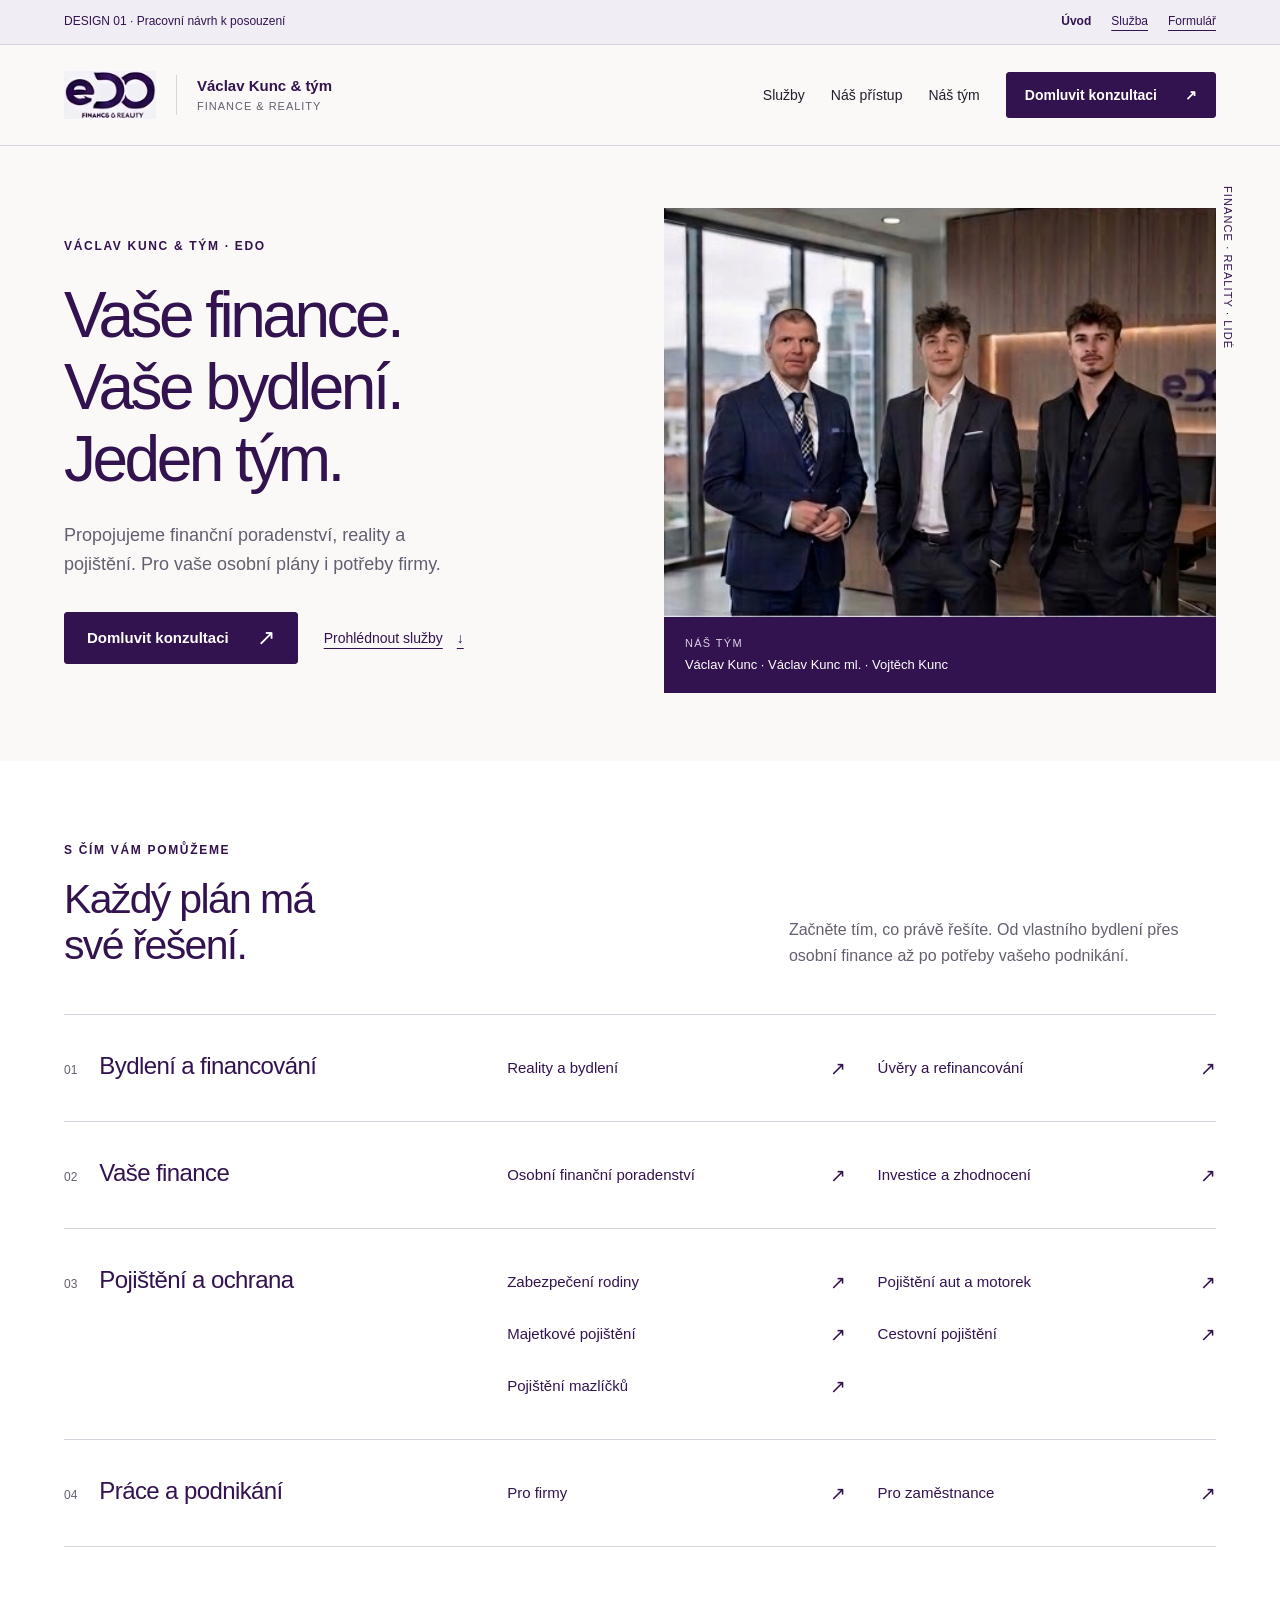
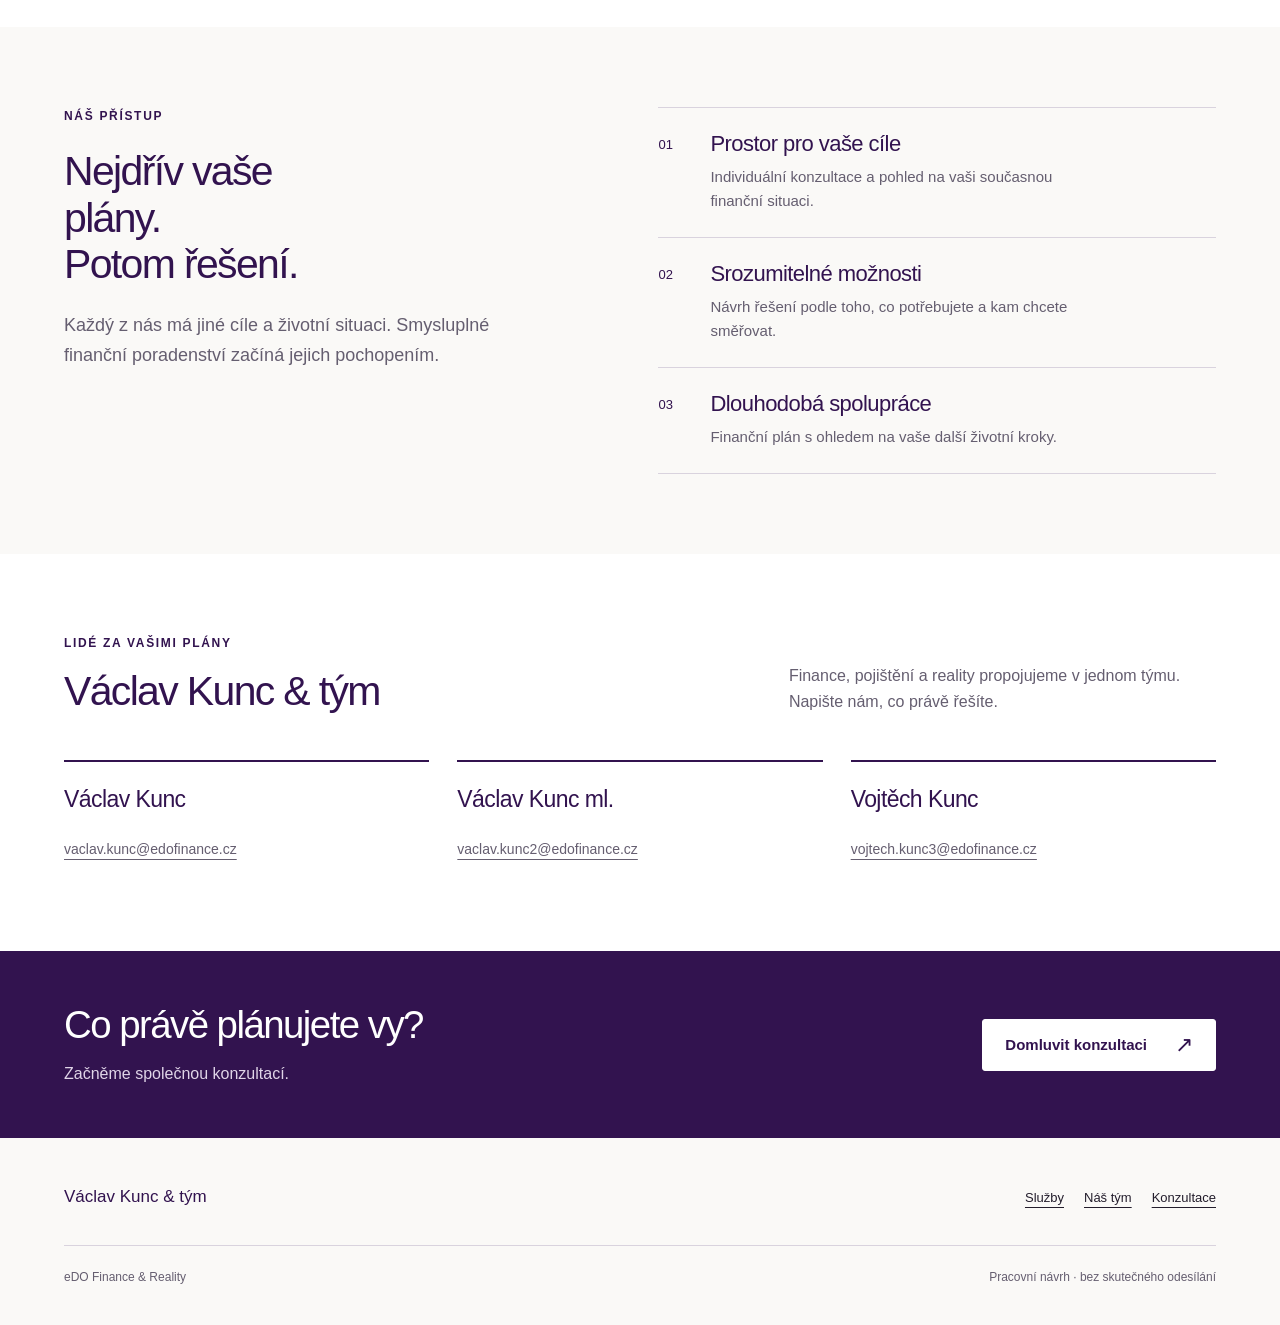
<file: index.html>
<!doctype html>
<html lang="cs">
<head>
  <meta charset="utf-8"><meta name="viewport" content="width=device-width, initial-scale=1">
  <meta name="robots" content="noindex,nofollow"><link rel="icon" href="data:,">
  <meta name="description" content="Pracovní designový návrh prezentace týmu Václava Kunce. Není produkční web.">
  <title>Vaše finance. Vaše bydlení. Jeden tým. — Návrh Finance web</title>
  <link rel="stylesheet" href="styles.css"><script src="preview.js" defer></script>
</head>
<body>
  <a class="skip" href="#obsah">Přejít na obsah</a>
  <aside class="preview-bar" aria-label="Informace o návrhu"><div class="wrap"><p>DESIGN 01 · Pracovní návrh k posouzení</p><nav class="preview-links" aria-label="Pohledy návrhu"><a href="index.html" aria-current="page">Úvod</a><a href="sluzba.html">Služba</a><a href="konzultace.html">Formulář</a></nav></div></aside>
  <header class="site-header"><div class="wrap header-inner">
    <a class="brand" href="index.html" aria-label="Václav Kunc a tým, eDO Finance a Reality — úvod"><span class="logo-crop" aria-hidden="true"><img src="assets/image17.jpeg" alt="" width="896" height="1198"></span><span class="brand-name">Václav Kunc &amp; tým<small>Finance &amp; reality</small></span></a>
    <button class="menu-toggle" type="button" aria-expanded="false" aria-controls="hlavni-menu">Menu</button>
    <nav id="hlavni-menu" class="site-nav" aria-label="Hlavní navigace"><a href="index.html#sluzby">Služby</a><a href="index.html#pristup">Náš přístup</a><a href="index.html#tym">Náš tým</a><a class="button small" href="konzultace.html">Domluvit konzultaci <span aria-hidden="true">↗</span></a></nav>
  </div></header>
  <main id="obsah">
    <section class="wrap hero" aria-labelledby="hero-title">
      <div><span class="eyebrow">Václav Kunc &amp; tým · eDO</span><h1 id="hero-title">Vaše finance.<br>Vaše bydlení.<br>Jeden tým.</h1><p class="lead">Propojujeme finanční poradenství, reality a pojištění. Pro vaše osobní plány i potřeby firmy.</p><div class="actions"><a class="button" href="konzultace.html">Domluvit konzultaci <span class="arrow" aria-hidden="true">↗</span></a><a class="text-link" href="#sluzby">Prohlédnout služby <span aria-hidden="true">↓</span></a></div></div>
      <figure class="team-figure"><span class="hero-note" aria-hidden="true">FINANCE · REALITY · LIDÉ</span><div class="team-photo"><img src="assets/image17.jpeg" alt="Společný snímek označený v dodané předloze jako tým Václava Kunce." width="896" height="1198"></div><figcaption class="team-caption"><span>Náš tým</span>Václav Kunc · Václav Kunc ml. · Vojtěch Kunc</figcaption></figure>
    </section>
    <section class="section section-white" id="sluzby" aria-labelledby="services-title"><div class="wrap">
      <div class="section-heading"><div><span class="eyebrow">S čím vám pomůžeme</span><h2 id="services-title">Každý plán má<br>své řešení.</h2></div><p>Začněte tím, co právě řešíte. Od vlastního bydlení přes osobní finance až po potřeby vašeho podnikání.</p></div>
      <div class="service-group"><div class="group-title"><span class="group-number">01</span><h3>Bydlení a financování</h3></div><div class="service-links"><a href="sluzba.html?tema=reality"><span>Reality a bydlení</span><span class="arrow" aria-hidden="true">↗</span></a><a href="sluzba.html?tema=uvery"><span>Úvěry a refinancování</span><span class="arrow" aria-hidden="true">↗</span></a></div></div>
      <div class="service-group"><div class="group-title"><span class="group-number">02</span><h3>Vaše finance</h3></div><div class="service-links"><a href="sluzba.html?tema=poradenstvi"><span>Osobní finanční poradenství</span><span class="arrow" aria-hidden="true">↗</span></a><a href="sluzba.html?tema=investice"><span>Investice a zhodnocení</span><span class="arrow" aria-hidden="true">↗</span></a></div></div>
      <div class="service-group"><div class="group-title"><span class="group-number">03</span><h3>Pojištění a ochrana</h3></div><div class="service-links"><a href="sluzba.html?tema=rodina"><span>Zabezpečení rodiny</span><span class="arrow" aria-hidden="true">↗</span></a><a href="sluzba.html?tema=auta"><span>Pojištění aut a motorek</span><span class="arrow" aria-hidden="true">↗</span></a><a href="sluzba.html?tema=majetek"><span>Majetkové pojištění</span><span class="arrow" aria-hidden="true">↗</span></a><a href="sluzba.html?tema=cestovani"><span>Cestovní pojištění</span><span class="arrow" aria-hidden="true">↗</span></a><a href="sluzba.html?tema=mazlicci"><span>Pojištění mazlíčků</span><span class="arrow" aria-hidden="true">↗</span></a></div></div>
      <div class="service-group"><div class="group-title"><span class="group-number">04</span><h3>Práce a podnikání</h3></div><div class="service-links"><a href="sluzba.html?tema=firmy"><span>Pro firmy</span><span class="arrow" aria-hidden="true">↗</span></a><a href="sluzba.html?tema=zamestnanci"><span>Pro zaměstnance</span><span class="arrow" aria-hidden="true">↗</span></a></div></div>
    </div></section>
    <section class="section" id="pristup" aria-labelledby="approach-title"><div class="wrap approach"><div><span class="eyebrow">Náš přístup</span><h2 id="approach-title">Nejdřív vaše plány.<br>Potom řešení.</h2><p class="lead">Každý z nás má jiné cíle a životní situaci. Smysluplné finanční poradenství začíná jejich pochopením.</p></div><ol class="approach-list"><li><span class="step-number">01</span><div><h3>Prostor pro vaše cíle</h3><p>Individuální konzultace a pohled na vaši současnou finanční situaci.</p></div></li><li><span class="step-number">02</span><div><h3>Srozumitelné možnosti</h3><p>Návrh řešení podle toho, co potřebujete a kam chcete směřovat.</p></div></li><li><span class="step-number">03</span><div><h3>Dlouhodobá spolupráce</h3><p>Finanční plán s ohledem na vaše další životní kroky.</p></div></li></ol></div></section>
    <section class="section section-white" id="tym" aria-labelledby="team-title"><div class="wrap"><div class="section-heading"><div><span class="eyebrow">Lidé za vašimi plány</span><h2 id="team-title">Václav Kunc &amp; tým</h2></div><p>Finance, pojištění a reality propojujeme v jednom týmu. Napište nám, co právě řešíte.</p></div><div class="team-grid"><article class="person"><h3>Václav Kunc</h3><a href="mailto:vaclav.kunc@edofinance.cz">vaclav.kunc@edofinance.cz</a></article><article class="person"><h3>Václav Kunc ml.</h3><a href="mailto:vaclav.kunc2@edofinance.cz">vaclav.kunc2@edofinance.cz</a></article><article class="person"><h3>Vojtěch Kunc</h3><a href="mailto:vojtech.kunc3@edofinance.cz">vojtech.kunc3@edofinance.cz</a></article></div></div></section>
    <section class="cta-band" aria-labelledby="cta-title"><div class="wrap cta-inner"><div><h2 id="cta-title">Co právě plánujete vy?</h2><p>Začněme společnou konzultací.</p></div><a class="button light" href="konzultace.html">Domluvit konzultaci <span class="arrow" aria-hidden="true">↗</span></a></div></section>
  </main>
  <footer class="site-footer"><div class="wrap"><div class="footer-top"><p class="footer-name">Václav Kunc &amp; tým</p><nav class="footer-links" aria-label="Navigace v patičce"><a href="index.html#sluzby">Služby</a><a href="index.html#tym">Náš tým</a><a href="konzultace.html">Konzultace</a></nav></div><div class="footer-bottom"><p>eDO Finance &amp; Reality</p><p>Pracovní návrh · bez skutečného odesílání</p></div></div></footer>
</body></html>
</file>
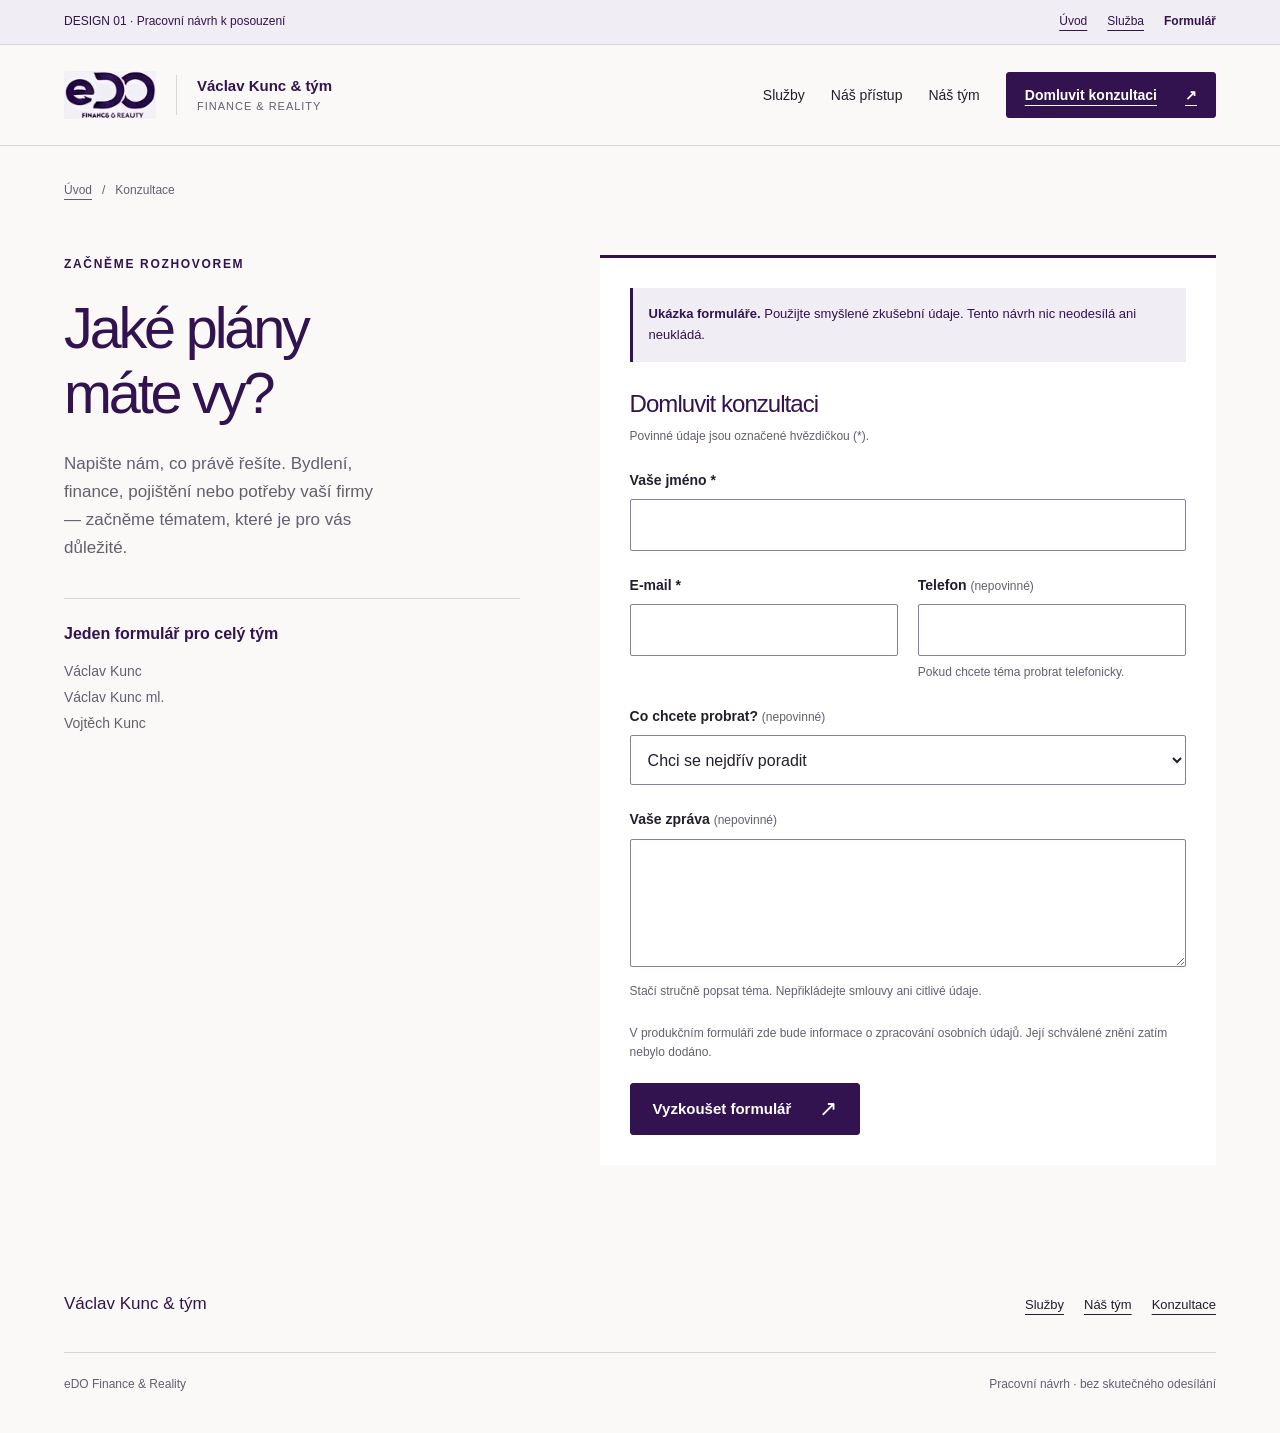
<file: konzultace.html>
<!doctype html>
<html lang="cs"><head><meta charset="utf-8"><meta name="viewport" content="width=device-width, initial-scale=1"><meta name="robots" content="noindex,nofollow"><link rel="icon" href="data:,"><meta name="description" content="Pracovní návrh konzultačního formuláře, bez skutečného odesílání."><title>Domluvit konzultaci — Návrh Finance web</title><link rel="stylesheet" href="styles.css"><script src="preview.js" defer></script></head>
<body>
  <a class="skip" href="#obsah">Přejít na obsah</a>
  <aside class="preview-bar" aria-label="Informace o návrhu"><div class="wrap"><p>DESIGN 01 · Pracovní návrh k posouzení</p><nav class="preview-links" aria-label="Pohledy návrhu"><a href="index.html">Úvod</a><a href="sluzba.html">Služba</a><a href="konzultace.html" aria-current="page">Formulář</a></nav></div></aside>
  <header class="site-header"><div class="wrap header-inner"><a class="brand" href="index.html" aria-label="Václav Kunc a tým, eDO Finance a Reality — úvod"><span class="logo-crop" aria-hidden="true"><img src="assets/image17.jpeg" alt="" width="896" height="1198"></span><span class="brand-name">Václav Kunc &amp; tým<small>Finance &amp; reality</small></span></a><button class="menu-toggle" type="button" aria-expanded="false" aria-controls="hlavni-menu">Menu</button><nav id="hlavni-menu" class="site-nav" aria-label="Hlavní navigace"><a href="index.html#sluzby">Služby</a><a href="index.html#pristup">Náš přístup</a><a href="index.html#tym">Náš tým</a><a class="button small" href="konzultace.html" aria-current="page">Domluvit konzultaci <span aria-hidden="true">↗</span></a></nav></div></header>
  <main id="obsah"><div class="wrap"><nav class="breadcrumb" aria-label="Drobečková navigace"><a href="index.html">Úvod</a><span aria-hidden="true">/</span><span aria-current="page">Konzultace</span></nav></div>
    <div class="wrap contact-main"><section class="contact-intro" aria-labelledby="contact-title"><span class="eyebrow">Začněme rozhovorem</span><h1 id="contact-title">Jaké plány<br>máte vy?</h1><p class="lead">Napište nám, co právě řešíte. Bydlení, finance, pojištění nebo potřeby vaší firmy — začněme tématem, které je pro vás důležité.</p><div class="contact-team"><h2>Jeden formulář pro celý tým</h2><p>Václav Kunc</p><p>Václav Kunc ml.</p><p>Vojtěch Kunc</p></div></section>
    <section class="contact-panel" aria-labelledby="form-title"><div class="form-demo-note"><strong>Ukázka formuláře.</strong> Použijte smyšlené zkušební údaje. Tento návrh nic neodesílá ani neukládá.</div><h2 id="form-title" class="form-panel-title">Domluvit konzultaci</h2><p class="form-required">Povinné údaje jsou označené hvězdičkou (*).</p>
      <form id="consultation-form" novalidate>
        <div class="field"><label for="name">Vaše jméno *</label><input id="name" name="name" autocomplete="name" type="text" required maxlength="120" aria-describedby="name-error"><p class="error" id="name-error" hidden></p></div>
        <div class="field-row"><div class="field"><label for="email">E-mail *</label><input id="email" name="email" autocomplete="email" type="email" required maxlength="254" aria-describedby="email-error"><p class="error" id="email-error" hidden></p></div><div class="field"><label for="phone">Telefon <span class="optional">(nepovinné)</span></label><input id="phone" name="phone" autocomplete="tel" type="tel" maxlength="30" aria-describedby="phone-help"><p class="help" id="phone-help">Pokud chcete téma probrat telefonicky.</p></div></div>
        <div class="field"><label for="topic">Co chcete probrat? <span class="optional">(nepovinné)</span></label><select id="topic" name="topic"><option value="">Chci se nejdřív poradit</option><option value="reality">Reality a bydlení</option><option value="uvery">Úvěry a refinancování</option><option value="poradenstvi">Osobní finanční poradenství</option><option value="investice">Investice a zhodnocení</option><option value="rodina">Zabezpečení rodiny</option><option value="auta">Pojištění aut a motorek</option><option value="majetek">Majetkové pojištění</option><option value="cestovani">Cestovní pojištění</option><option value="mazlicci">Pojištění mazlíčků</option><option value="firmy">Pro firmy</option><option value="zamestnanci">Pro zaměstnance</option></select></div>
        <div class="field"><label for="message">Vaše zpráva <span class="optional">(nepovinné)</span></label><textarea id="message" name="message" maxlength="2000" rows="4" aria-describedby="message-help"></textarea><p class="help" id="message-help">Stačí stručně popsat téma. Nepřikládejte smlouvy ani citlivé údaje.</p></div>
        <p class="form-note">V produkčním formuláři zde bude informace o zpracování osobních údajů. Její schválené znění zatím nebylo dodáno.</p>
        <button class="button" id="form-submit" type="button">Vyzkoušet formulář <span class="arrow" aria-hidden="true">↗</span></button>
        <div class="form-result" id="form-result" role="status" aria-live="polite" tabindex="-1" hidden></div>
      </form>
      <noscript><p class="form-demo-note">Pro vyzkoušení validace je potřeba JavaScript. Návrh nic neodesílá.</p></noscript>
    </section></div>
  </main><footer class="site-footer"><div class="wrap"><div class="footer-top"><p class="footer-name">Václav Kunc &amp; tým</p><nav class="footer-links" aria-label="Navigace v patičce"><a href="index.html#sluzby">Služby</a><a href="index.html#tym">Náš tým</a><a href="konzultace.html">Konzultace</a></nav></div><div class="footer-bottom"><p>eDO Finance &amp; Reality</p><p>Pracovní návrh · bez skutečného odesílání</p></div></div></footer>
</body></html>
</file>
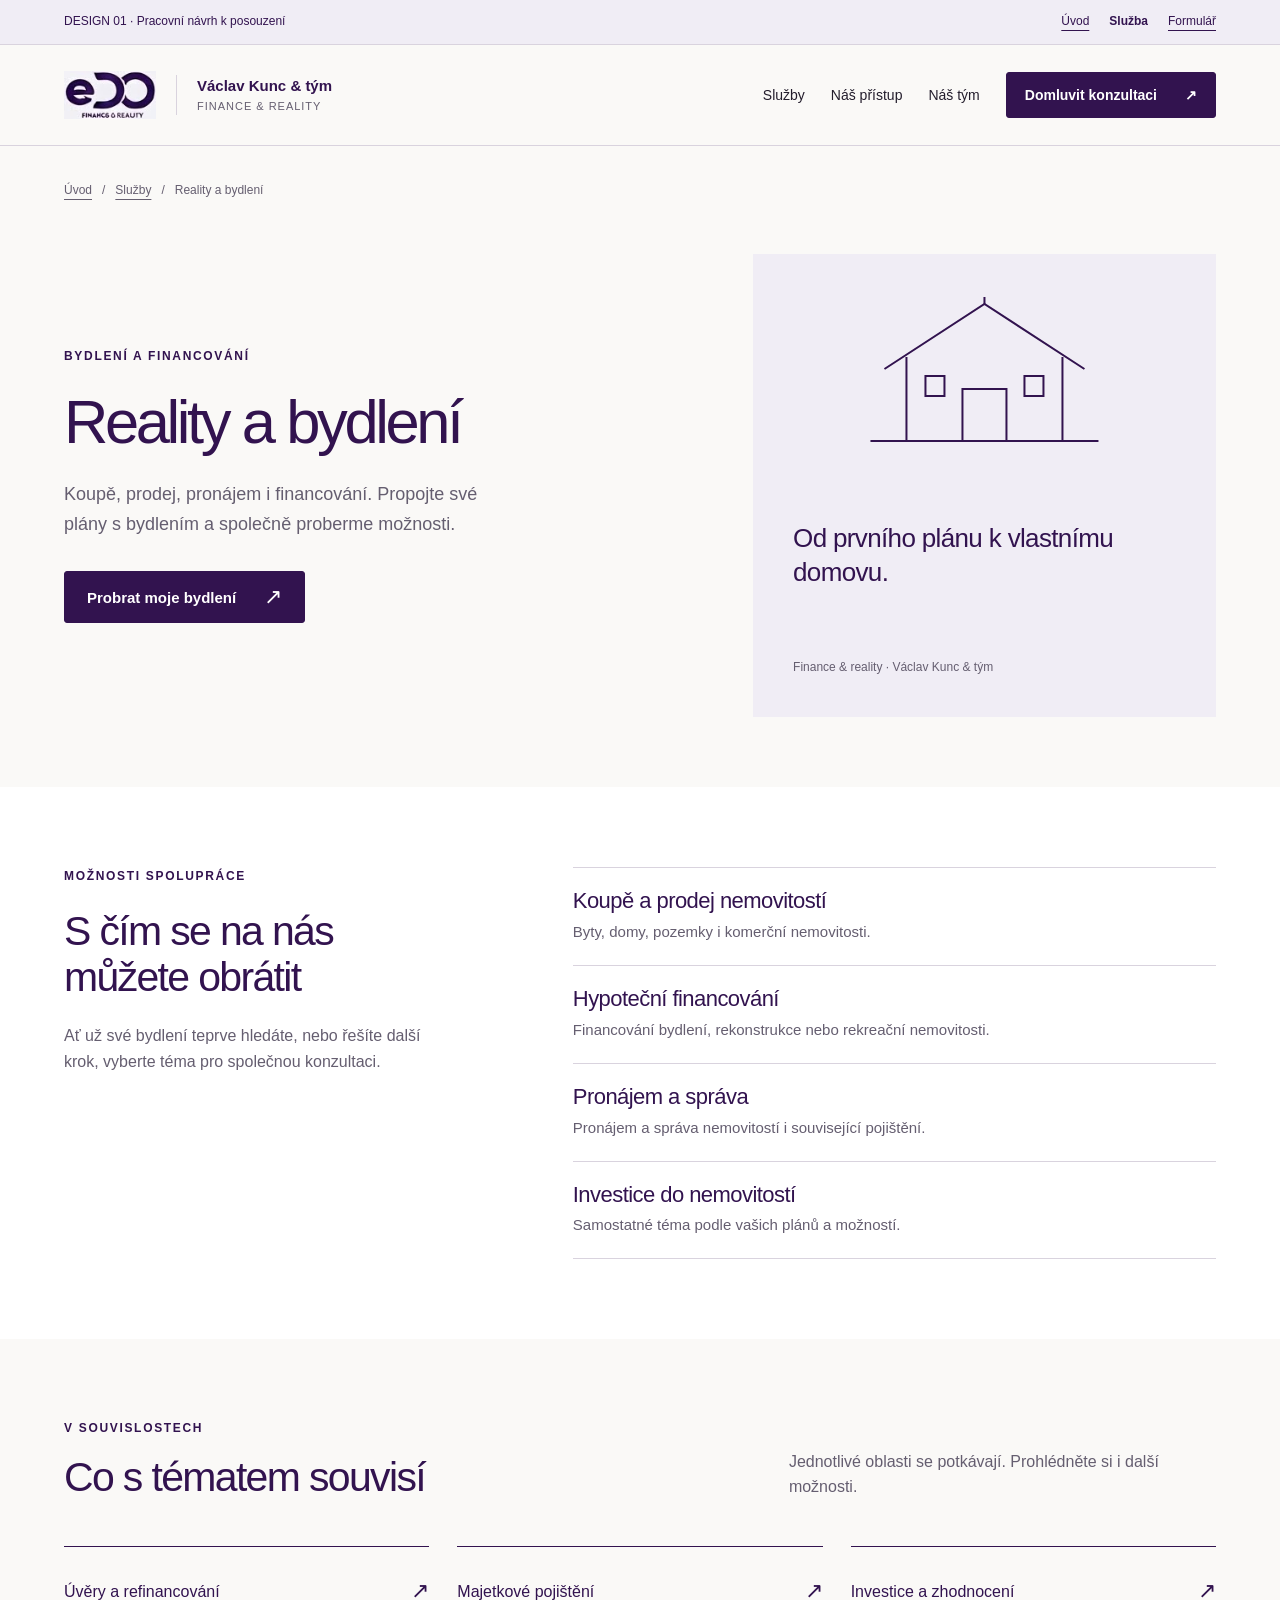
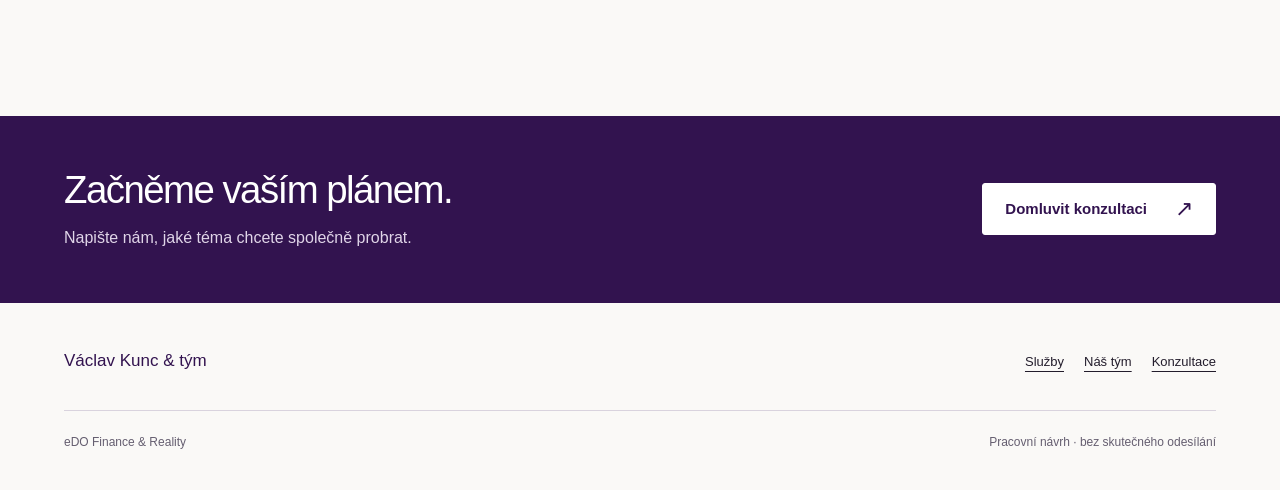
<file: sluzba.html>
<!doctype html>
<html lang="cs"><head><meta charset="utf-8"><meta name="viewport" content="width=device-width, initial-scale=1"><meta name="robots" content="noindex,nofollow"><link rel="icon" href="data:,"><meta name="description" content="Pracovní návrh typové stránky služby Finance web."><title>Reality a bydlení — Návrh Finance web</title><link rel="stylesheet" href="styles.css"><script src="preview.js" defer></script></head>
<body>
  <a class="skip" href="#obsah">Přejít na obsah</a>
  <aside class="preview-bar" aria-label="Informace o návrhu"><div class="wrap"><p>DESIGN 01 · Pracovní návrh k posouzení</p><nav class="preview-links" aria-label="Pohledy návrhu"><a href="index.html">Úvod</a><a href="sluzba.html" aria-current="page">Služba</a><a href="konzultace.html">Formulář</a></nav></div></aside>
  <header class="site-header"><div class="wrap header-inner"><a class="brand" href="index.html" aria-label="Václav Kunc a tým, eDO Finance a Reality — úvod"><span class="logo-crop" aria-hidden="true"><img src="assets/image17.jpeg" alt="" width="896" height="1198"></span><span class="brand-name">Václav Kunc &amp; tým<small>Finance &amp; reality</small></span></a><button class="menu-toggle" type="button" aria-expanded="false" aria-controls="hlavni-menu">Menu</button><nav id="hlavni-menu" class="site-nav" aria-label="Hlavní navigace"><a href="index.html#sluzby">Služby</a><a href="index.html#pristup">Náš přístup</a><a href="index.html#tym">Náš tým</a><a class="button small" href="konzultace.html">Domluvit konzultaci <span aria-hidden="true">↗</span></a></nav></div></header>
  <main id="obsah">
    <div class="wrap"><nav class="breadcrumb" aria-label="Drobečková navigace"><a href="index.html">Úvod</a><span aria-hidden="true">/</span><a href="index.html#sluzby">Služby</a><span aria-hidden="true">/</span><span data-service="name" aria-current="page">Reality a bydlení</span></nav>
    <section class="service-hero" aria-labelledby="service-title"><div><span class="eyebrow" data-service="group">Bydlení a financování</span><h1 id="service-title" data-service="name">Reality a bydlení</h1><p class="lead" data-service="intro">Koupě, prodej, pronájem i financování. Propojte své plány s bydlením a společně proberme možnosti.</p><div class="actions"><a class="button service-cta" href="konzultace.html?tema=reality">Probrat moje bydlení <span class="arrow" aria-hidden="true">↗</span></a></div></div><div class="service-visual"><svg viewBox="0 0 260 160" fill="none" aria-hidden="true"><path d="M30 75 130 10 230 75M52 63v84h156V63M108 147V95h44v52M71 82h19v20H71zM170 82h19v20h-19z" stroke="currentColor" stroke-width="2"/><path d="M16 147h228M130 10v-7" stroke="currentColor" stroke-width="2"/></svg><p data-service="visual">Od prvního plánu<br>k vlastnímu domovu.</p><span>Finance &amp; reality · Václav Kunc &amp; tým</span></div></section></div>
    <section class="section section-white"><div class="wrap service-details"><div><span class="eyebrow">Možnosti spolupráce</span><h2>S čím se na nás<br>můžete obrátit</h2><p class="lead" data-service="context">Ať už své bydlení teprve hledáte, nebo řešíte další krok, vyberte téma pro společnou konzultaci.</p></div><ul class="offering-list" id="offering-list"><li><h3>Koupě a prodej nemovitostí</h3><p>Byty, domy, pozemky i komerční nemovitosti.</p></li><li><h3>Hypoteční financování</h3><p>Financování bydlení, rekonstrukce nebo rekreační nemovitosti.</p></li><li><h3>Pronájem a správa</h3><p>Pronájem a správa nemovitostí i související pojištění.</p></li><li><h3>Investice do nemovitostí</h3><p>Samostatné téma podle vašich plánů a možností.</p></li></ul></div></section>
    <section class="section"><div class="wrap"><div class="section-heading"><div><span class="eyebrow">V souvislostech</span><h2>Co s tématem souvisí</h2></div><p>Jednotlivé oblasti se potkávají. Prohlédněte si i další možnosti.</p></div><div class="related-links" id="related-links"><a href="sluzba.html?tema=uvery"><span>Úvěry a refinancování</span><span class="arrow" aria-hidden="true">↗</span></a><a href="sluzba.html?tema=majetek"><span>Majetkové pojištění</span><span class="arrow" aria-hidden="true">↗</span></a><a href="sluzba.html?tema=investice"><span>Investice a zhodnocení</span><span class="arrow" aria-hidden="true">↗</span></a></div></div></section>
    <section class="cta-band"><div class="wrap cta-inner"><div><h2>Začněme vaším plánem.</h2><p>Napište nám, jaké téma chcete společně probrat.</p></div><a class="button light service-cta" href="konzultace.html?tema=reality">Domluvit konzultaci <span class="arrow" aria-hidden="true">↗</span></a></div></section>
  </main><footer class="site-footer"><div class="wrap"><div class="footer-top"><p class="footer-name">Václav Kunc &amp; tým</p><nav class="footer-links" aria-label="Navigace v patičce"><a href="index.html#sluzby">Služby</a><a href="index.html#tym">Náš tým</a><a href="konzultace.html">Konzultace</a></nav></div><div class="footer-bottom"><p>eDO Finance &amp; Reality</p><p>Pracovní návrh · bez skutečného odesílání</p></div></div></footer>
</body></html>
</file>
<file: styles.css>
:root {
  --ink: #231d2c;
  --muted: #655e70;
  --purple: #32134f;
  --purple-hover: #4b2370;
  --lavender: #f0edf5;
  --paper: #faf9f7;
  --white: #fff;
  --line: #d9d3de;
  --input-line: #8a7e94;
  --error: #a32136;
  --focus: #734bb5;
  --max: 1200px;
  --gutter: clamp(20px, 5vw, 72px);
  color-scheme: light;
  font-family: Arial, Helvetica, sans-serif;
  color: var(--ink);
  background: var(--paper);
  font-size: 16px;
  line-height: 1.6;
}
* { box-sizing: border-box; }
body, h1, h2, h3, p, figure { margin: 0; }
body { min-width: 320px; }
a { color: inherit; text-decoration-thickness: 1px; text-underline-offset: 5px; }
button, input, select, textarea { font: inherit; }
button, a, input, select, textarea { -webkit-tap-highlight-color: transparent; }
button { cursor: pointer; }
img { max-width: 100%; }
[hidden] { display: none !important; }
:focus-visible { outline: 3px solid var(--focus); outline-offset: 5px; }
.button:focus-visible { outline-offset: 4px; box-shadow: 0 0 0 2px white; }
.wrap { width: min(var(--max), calc(100% - var(--gutter) * 2)); margin-inline: auto; }
.skip { position: absolute; left: 16px; top: -100px; z-index: 20; padding: 12px 20px; background: white; }
.skip:focus { top: 12px; }
.preview-bar { background: var(--lavender); border-bottom: 1px solid var(--line); font-size: 12px; color: var(--purple); }
.preview-bar .wrap { display: flex; justify-content: space-between; align-items: center; gap: 8px 24px; }
.preview-bar p { padding-block: 9px; }
.preview-links { display: flex; flex-shrink: 0; gap: 20px; }
.preview-links a { display: inline-flex; align-items: center; min-height: 44px; }
.preview-links [aria-current] { font-weight: 700; text-decoration: none; }
.site-header { border-bottom: 1px solid var(--line); }
.header-inner { min-height: 100px; display: flex; align-items: center; justify-content: space-between; gap: 24px; position: relative; }
.brand { display: flex; align-items: center; gap: 20px; text-decoration: none; color: var(--purple); }
.logo-crop { display: block; position: relative; overflow: hidden; width: 92px; aspect-ratio: 109 / 56; flex-shrink: 0; }
.logo-crop img { position: absolute; max-width: none; width: 822.02%; height: auto; left: -52.29%; top: -30.36%; }
.brand-name { font-size: 15px; font-weight: 700; padding-left: 20px; border-left: 1px solid var(--line); line-height: 1.4; }
.brand-name small { display: block; font-size: 11px; font-weight: 400; color: var(--muted); letter-spacing: .09em; margin-top: 3px; text-transform: uppercase; }
.site-nav { display: flex; align-items: center; gap: 26px; font-size: 14px; }
.site-nav a { text-decoration: none; min-height: 44px; display: inline-flex; align-items: center; }
.site-nav a:not(.button):hover { text-decoration: underline; }
.site-nav a[aria-current="page"] { text-decoration: underline; font-weight: 700; }
.button { display: inline-flex; justify-content: center; align-items: center; gap: 28px; min-height: 52px; padding: 12px 22px; border: 1px solid var(--purple); border-radius: 3px; background: var(--purple); color: white; font-weight: 600; font-size: 15px; text-decoration: none; line-height: 1.45; transition: background .16s; }
.button:hover { background: var(--purple-hover); border-color: var(--purple-hover); }
.button.light { background: white; color: var(--purple); border-color: white; }
.button.light:hover { background: var(--lavender); }
.button.small { min-height: 46px; padding: 11px 18px; font-size: 14px; }
.arrow { font-size: 22px; line-height: 1; font-weight: 400; }
.menu-toggle { display: none; background: none; border: 1px solid var(--input-line); color: var(--purple); min-height: 44px; min-width: 68px; border-radius: 3px; }
.eyebrow { display: block; font-size: 12px; font-weight: 700; letter-spacing: .14em; text-transform: uppercase; color: var(--purple); margin-bottom: 22px; }
h1, h2, h3 { color: var(--purple); font-weight: 500; line-height: 1.13; }
h1 { font-size: clamp(44px, 5vw, 72px); letter-spacing: -.055em; }
h2 { font-size: clamp(32px, 3.2vw, 44px); letter-spacing: -.04em; }
h3 { font-size: 23px; letter-spacing: -.025em; }
.lead { font-size: 18px; line-height: 1.65; max-width: 44ch; color: var(--muted); }
.hero { display: grid; grid-template-columns: 1fr 1.03fr; gap: clamp(36px, 5vw, 72px); padding-block: 62px 68px; align-items: center; }
.hero h1 { margin-bottom: 25px; }
.hero .lead { max-width: 40ch; }
.actions { display: flex; align-items: center; flex-wrap: wrap; gap: 20px 26px; margin-top: 32px; }
.text-link { font-size: 14px; min-height: 44px; display: inline-flex; align-items: center; color: var(--purple); gap: 14px; }
.team-photo { position: relative; overflow: hidden; aspect-ratio: 448 / 332; background: #ddd6ce; }
.team-photo img { position: absolute; width: 200%; height: auto; max-width: none; left: -100%; top: -27.1084%; }
.team-figure { position: relative; }
.team-caption { padding: 18px 21px; background: var(--purple); color: white; font-size: 13px; line-height: 1.6; }
.team-caption span { color: #dbd0e5; display: block; font-size: 11px; letter-spacing: .12em; text-transform: uppercase; margin-bottom: 2px; }
.hero-note { position: absolute; right: -20px; top: -22px; color: var(--purple); font-size: 11px; letter-spacing: .1em; writing-mode: vertical-rl; }
.section { padding-block: 80px; }
.section-white { background: white; }
.section-heading { display: grid; grid-template-columns: 1fr 1fr; align-items: end; gap: 32px; margin-bottom: 46px; }
.section-heading .eyebrow { margin-bottom: 15px; }
.section-heading p { color: var(--muted); max-width: 48ch; justify-self: end; }
.service-group { display: grid; grid-template-columns: 35% 1fr; gap: 40px; padding-block: 27px; border-top: 1px solid var(--line); }
.service-group:last-child { border-bottom: 1px solid var(--line); }
.group-title { display: flex; gap: 22px; align-items: baseline; padding-top: 10px; }
.group-number { font-size: 12px; color: var(--muted); font-variant-numeric: tabular-nums; }
.group-title h3 { font-size: 24px; }
.service-links { display: grid; grid-template-columns: 1fr 1fr; column-gap: 32px; }
.service-links a { display: flex; justify-content: space-between; gap: 16px; align-items: center; padding-block: 10px; min-height: 52px; text-decoration: none; font-size: 15px; color: var(--purple); }
.service-links a:hover span:first-child { text-decoration: underline; text-underline-offset: 5px; }
.service-links a .arrow { font-size: 19px; }
.approach { display: grid; grid-template-columns: .95fr 1.05fr; gap: 90px; }
.approach h2 { max-width: 12ch; }
.approach .lead { margin-top: 24px; }
.approach-list { list-style: none; padding: 0; margin: 0; }
.approach-list li { display: grid; grid-template-columns: 34px 1fr; column-gap: 18px; padding-block: 24px; border-top: 1px solid var(--line); }
.approach-list li:last-child { border-bottom: 1px solid var(--line); }
.approach-list .step-number { color: var(--purple); font-size: 13px; padding-top: 3px; }
.approach-list h3 { font-size: 22px; margin-bottom: 8px; }
.approach-list p { color: var(--muted); font-size: 15px; max-width: 44ch; }
.team-grid { display: grid; grid-template-columns: repeat(3, 1fr); gap: 28px; }
.person { border-top: 2px solid var(--purple); padding-top: 24px; }
.person h3 { font-size: 23px; margin-bottom: 15px; }
.person a { font-size: 14px; overflow-wrap: anywhere; display: inline-flex; min-height: 44px; align-items: center; color: var(--muted); }
.cta-band { background: var(--purple); color: white; padding-block: 52px; }
.cta-inner { display: flex; align-items: center; justify-content: space-between; gap: 36px; }
.cta-band h2 { color: white; font-size: clamp(30px, 3vw, 40px); max-width: 21ch; }
.cta-band p { color: #e0d5e8; margin-top: 14px; }
.site-footer { padding-block: 38px; font-size: 13px; }
.footer-top { display: flex; justify-content: space-between; gap: 24px; align-items: baseline; }
.footer-name { font-size: 17px; color: var(--purple); }
.footer-links { display: flex; flex-wrap: wrap; gap: 20px; }
.footer-links a { min-height: 44px; display: inline-flex; align-items: center; }
.footer-bottom { border-top: 1px solid var(--line); padding-top: 22px; margin-top: 25px; display: flex; justify-content: space-between; gap: 20px; color: var(--muted); font-size: 12px; }
.breadcrumb { display: flex; gap: 10px; align-items: baseline; flex-wrap: wrap; color: var(--muted); font-size: 12px; padding-top: 27px; }
.breadcrumb a { min-height: 36px; display: inline-flex; align-items: center; }
.service-hero { display: grid; grid-template-columns: 1.1fr .85fr; gap: 90px; align-items: center; padding-block: 45px 70px; }
.service-hero h1 { font-size: clamp(40px, 4.8vw, 66px); margin-bottom: 24px; max-width: 13ch; overflow-wrap: break-word; }
.service-hero .eyebrow { margin-bottom: 20px; }
.service-visual { background: var(--lavender); padding: 40px; aspect-ratio: 1 / 1; display: flex; flex-direction: column; justify-content: space-between; gap: 30px; }
.service-visual svg { width: 100%; max-height: 160px; color: var(--purple); }
.service-visual p { color: var(--purple); font-size: 26px; line-height: 1.3; letter-spacing: -.025em; }
.service-visual span { color: var(--muted); font-size: 12px; }
.service-details { display: grid; grid-template-columns: .8fr 1.2fr; gap: 80px; }
.service-details .lead { margin-top: 22px; font-size: 16px; }
.offering-list { margin: 0; padding: 0; list-style: none; }
.offering-list li { border-top: 1px solid var(--line); padding-block: 21px; }
.offering-list li:last-child { border-bottom: 1px solid var(--line); }
.offering-list h3 { font-size: 22px; margin-bottom: 6px; }
.offering-list p { font-size: 15px; color: var(--muted); }
.related-links { display: grid; grid-template-columns: repeat(3, 1fr); gap: 28px; }
.related-links a { border-top: 1px solid var(--purple); min-height: 90px; display: flex; align-items: center; justify-content: space-between; gap: 30px; color: var(--purple); text-decoration: none; }
.related-links a:hover span:first-child { text-decoration: underline; }
.contact-main { display: grid; grid-template-columns: .85fr 1.15fr; gap: 80px; padding-block: 46px 80px; align-items: start; }
.contact-intro h1 { font-size: clamp(40px, 4.5vw, 60px); margin-bottom: 24px; }
.contact-intro .lead { font-size: 17px; max-width: 34ch; }
.contact-team { border-top: 1px solid var(--line); margin-top: 35px; padding-top: 26px; }
.contact-team h2 { font-size: 16px; margin-bottom: 17px; font-weight: 700; letter-spacing: 0; }
.contact-team p { font-size: 14px; margin-block: 4px; color: var(--muted); }
.contact-panel { border-top: 3px solid var(--purple); padding: 30px; background: white; }
.form-demo-note { padding: 16px; border-left: 3px solid var(--purple); background: var(--lavender); margin-bottom: 28px; color: var(--purple); font-size: 13px; line-height: 1.6; }
.field { margin-bottom: 23px; }
.field label { display: block; font-size: 14px; font-weight: 600; margin-bottom: 8px; }
.optional { font-size: 12px; font-weight: 400; color: var(--muted); }
.field input, .field select, .field textarea { width: 100%; background: white; border: 1px solid var(--input-line); border-radius: 2px; color: var(--ink); padding: 12px 13px; min-height: 50px; font-size: 16px; }
.field textarea { min-height: 116px; resize: vertical; }
.field input:hover, .field select:hover, .field textarea:hover { border-color: var(--purple); }
.field [aria-invalid="true"] { border-color: var(--error); border-width: 2px; }
.field .help { font-size: 12px; color: var(--muted); margin-top: 7px; }
.field .error { font-size: 13px; color: var(--error); margin-top: 7px; }
.field-row { display: grid; grid-template-columns: 1fr 1fr; gap: 20px; }
.form-note { font-size: 12px; color: var(--muted); margin-block: 4px 21px; }
.form-result { margin-top: 20px; padding: 16px; border: 1px solid var(--purple); background: var(--lavender); color: var(--purple); font-size: 14px; }
.form-result.is-error { border-color: var(--error); color: var(--error); background: #fff3f3; }
.form-panel-title { font-size: 24px; margin-bottom: 10px; }
.form-required { font-size: 12px; color: var(--muted); margin-bottom: 23px; }
.screen-reader { position: absolute; width: 1px; height: 1px; margin: -1px; padding: 0; border: 0; overflow: hidden; clip: rect(0,0,0,0); white-space: nowrap; }
.source-note { font-size: 12px; color: var(--muted); margin-top: 24px; }
@media (min-width: 1600px) { .hero-note { right: -26px; } }
@media (max-width: 1099px) {
  .brand-name { display: none; }
  .hero { gap: 36px; }
  .service-group { grid-template-columns: 32% 1fr; gap: 30px; }
  .group-title { gap: 14px; }
  .group-title h3 { font-size: 21px; }
  .approach, .service-hero, .service-details, .contact-main { gap: 45px; }
  .contact-panel { padding: 24px; }
  .field-row { grid-template-columns: 1fr; gap: 0; }
  .service-visual { padding: 28px; }
}
@media (max-width: 799px) {
  :root { --gutter: 28px; }
  .header-inner { min-height: 83px; flex-wrap: wrap; gap: 0; }
  .brand-name { display: block; }
  .js .menu-toggle { display: inline-block; }
  .site-nav { width: 100%; flex-wrap: wrap; padding-block: 12px 22px; gap: 8px 24px; }
  .js .site-nav { display: none; }
  .js .site-nav.is-open { display: flex; }
  .hero { padding-block: 45px 52px; grid-template-columns: 1.05fr .95fr; gap: 24px; align-items: start; }
  .hero h1 { font-size: 44px; }
  .hero .lead { font-size: 16px; }
  .hero .eyebrow { font-size: 10px; margin-bottom: 17px; }
  .hero .team-figure { margin-top: 37px; }
  .team-caption { padding: 14px; font-size: 11px; }
  .hero-note { display: none; }
  .section { padding-block: 56px; }
  .section-heading { grid-template-columns: 1fr; gap: 18px; margin-bottom: 34px; }
  .section-heading p { justify-self: start; max-width: 55ch; }
  .service-group { grid-template-columns: 1fr; gap: 12px; }
  .group-title { gap: 18px; padding-top: 0; }
  .service-links { column-gap: 28px; }
  .approach { gap: 30px; }
  .approach .lead { font-size: 16px; }
  .team-grid { gap: 20px; }
  .person h3 { font-size: 20px; }
  .person a { font-size: 12px; }
  .cta-inner { align-items: start; }
  .cta-band .button { flex-shrink: 0; }
  .service-hero { gap: 28px; grid-template-columns: 1.1fr .9fr; }
  .service-hero h1 { font-size: 42px; }
  .service-hero .lead { font-size: 16px; }
  .service-visual { aspect-ratio: auto; min-height: 310px; padding: 24px; }
  .service-visual p { font-size: 22px; }
  .service-details { grid-template-columns: 1fr; gap: 32px; }
  .service-details .lead { max-width: 56ch; }
  .contact-main { grid-template-columns: 1fr; gap: 36px; max-width: 650px; }
  .contact-intro .lead { max-width: 49ch; }
  .contact-team { display: flex; flex-wrap: wrap; gap: 5px 18px; }
  .contact-team h2 { width: 100%; margin-bottom: 6px; }
  .field-row { grid-template-columns: 1fr 1fr; gap: 20px; }
}
@media (max-width: 599px) {
  :root { --gutter: 20px; }
  .preview-bar .wrap { display: block; }
  .preview-bar p { padding-bottom: 0; font-size: 11px; }
  .preview-links { gap: 23px; }
  .preview-links a { min-height: 36px; }
  .header-inner { min-height: 80px; }
  .logo-crop { width: 77px; }
  .brand { gap: 13px; }
  .brand-name { padding-left: 13px; font-size: 13px; }
  .brand-name small { font-size: 9px; }
  .site-nav { flex-direction: column; align-items: stretch; gap: 0; border-top: 1px solid var(--line); }
  .site-nav a { padding-block: 11px; }
  .site-nav .button { margin-top: 8px; }
  .hero { grid-template-columns: 1fr; gap: 34px; padding-top: 33px; padding-bottom: 42px; }
  .hero h1 { font-size: clamp(43px, 11.9vw, 58px); line-height: 1.08; margin-bottom: 20px; }
  .hero .eyebrow { font-size: 11px; }
  .hero .lead { max-width: 36ch; }
  .actions { gap: 12px 22px; margin-top: 26px; }
  .hero .team-figure { margin-top: 0; }
  .team-caption { padding: 14px 16px; font-size: 12px; }
  h2 { font-size: 32px; }
  .section { padding-block: 46px; }
  .eyebrow { font-size: 11px; margin-bottom: 17px; }
  .section-heading { margin-bottom: 27px; }
  .section-heading p { font-size: 15px; }
  .service-group { padding-block: 23px; gap: 12px; }
  .group-title h3 { font-size: 23px; }
  .service-links { grid-template-columns: 1fr; }
  .service-links a { min-height: 48px; padding-block: 9px; }
  .approach { grid-template-columns: 1fr; gap: 30px; }
  .approach h2 { max-width: 17ch; }
  .team-grid { grid-template-columns: 1fr; gap: 26px; }
  .person { padding-top: 19px; }
  .person h3 { font-size: 24px; margin-bottom: 3px; }
  .person a { font-size: 14px; }
  .cta-band { padding-block: 38px; }
  .cta-inner { flex-direction: column; gap: 25px; }
  .cta-band h2 { font-size: 31px; }
  .footer-top, .footer-bottom { flex-direction: column; gap: 12px; }
  .site-footer { padding-block: 29px; }
  .footer-links { gap: 22px; }
  .breadcrumb { padding-top: 18px; }
  .service-hero { grid-template-columns: 1fr; gap: 32px; padding-block: 28px 42px; }
  .service-hero h1 { font-size: 46px; }
  .service-visual { min-height: 230px; display: grid; grid-template-columns: 1fr 1fr; gap: 22px; align-items: center; }
  .service-visual svg { height: 130px; }
  .service-visual p { font-size: 23px; }
  .service-visual span { grid-column: 1 / -1; }
  .service-details { gap: 30px; }
  .related-links { grid-template-columns: 1fr; gap: 0; }
  .related-links a { min-height: 76px; }
  .contact-main { padding-top: 28px; padding-bottom: 46px; }
  .contact-intro h1 { font-size: 46px; }
  .contact-team { margin-top: 26px; padding-top: 20px; }
  .contact-panel { padding: 24px 18px; }
  .field-row { grid-template-columns: 1fr; gap: 0; }
  .contact-panel .button { width: 100%; }
}
@media (prefers-reduced-motion: reduce) { *, *::before, *::after { scroll-behavior: auto !important; transition: none !important; animation: none !important; } }
</file>
